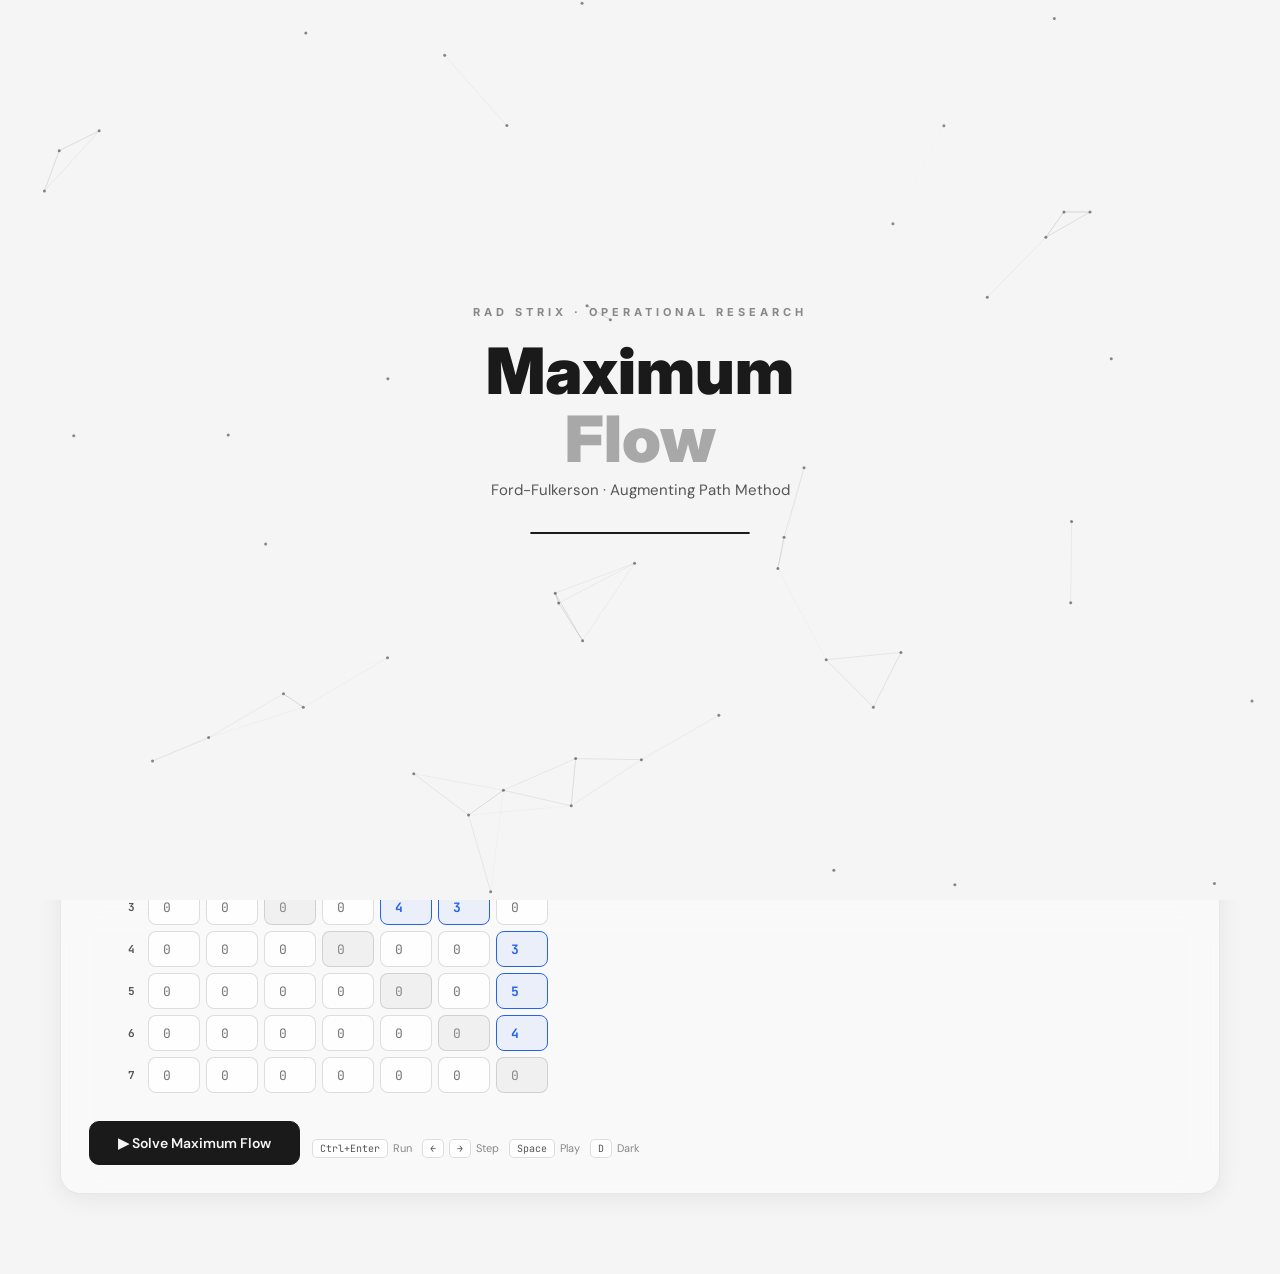
<file: week3.html>
<!DOCTYPE html>
<html lang="en" data-theme="light">
<head>
<meta charset="UTF-8"/>
<meta name="viewport" content="width=device-width,initial-scale=1.0"/>
<title>Week 3 — Maximum Flow · RAD STRIX</title>
<link rel="preconnect" href="https://fonts.googleapis.com"/>
<link rel="preconnect" href="https://fonts.gstatic.com" crossorigin/>
<link href="https://fonts.googleapis.com/css2?family=DM+Sans:wght@300;400;500;600;700;800&family=JetBrains+Mono:wght@400;500;600;700&family=Inter:wght@400;600;700;800;900&display=swap" rel="stylesheet"/>
<style>
/* ============================================================
   CSS VARIABLES — LIGHT / DARK
============================================================ */
:root{
  --bg:#f5f5f5;--surface:rgba(255,255,255,.45);--surface2:rgba(255,255,255,.7);
  --border:rgba(0,0,0,.08);--border2:rgba(0,0,0,.13);
  --text:#1a1a1a;--text2:#555;--text3:#888;
  --accent:#1a1a1a;--accent2:#444;
  --btn-bg:rgba(255,255,255,.6);--btn-hover:rgba(0,0,0,.06);
  --input-bg:rgba(255,255,255,.8);--input-border:rgba(0,0,0,.13);
  --shadow:0 4px 24px rgba(0,0,0,.07);--shadow2:0 8px 40px rgba(0,0,0,.10);
  --card-blur:blur(18px);
  --plexus-color:rgba(26,26,26,ALPHA);
  --success:#16a34a;--error:#dc2626;--warn:#d97706;--info:#2563eb;
  --flow-color:#2563eb;--residual-color:#dc2626;--path-color:#16a34a;
}
[data-theme="dark"]{
  --bg:#0f0f0f;--surface:rgba(22,22,22,.65);--surface2:rgba(30,30,30,.8);
  --border:rgba(255,255,255,.07);--border2:rgba(255,255,255,.13);
  --text:#f0f0f0;--text2:#aaa;--text3:#666;
  --accent:#f0f0f0;--accent2:#bbb;
  --btn-bg:rgba(255,255,255,.06);--btn-hover:rgba(255,255,255,.11);
  --input-bg:rgba(255,255,255,.05);--input-border:rgba(255,255,255,.12);
  --shadow:0 4px 24px rgba(0,0,0,.35);--shadow2:0 8px 40px rgba(0,0,0,.5);
  --plexus-color:rgba(255,255,255,ALPHA);
  --success:#22c55e;--error:#f87171;--warn:#fbbf24;--info:#60a5fa;
  --flow-color:#60a5fa;--residual-color:#f87171;--path-color:#22c55e;
}

/* ============================================================
   RESET & BASE
============================================================ */
*,*::before,*::after{box-sizing:border-box;margin:0;padding:0}
html{scroll-behavior:smooth}
body{
  font-family:'DM Sans',sans-serif;
  background:var(--bg);color:var(--text);
  min-height:100vh;overflow-x:hidden;
  transition:background .3s,color .3s;
  position:relative;
}
canvas#plexusBg{position:fixed;inset:0;z-index:0;pointer-events:none}
.wrap{position:relative;z-index:1;max-width:1200px;margin:0 auto;padding:0 20px}

/* ============================================================
   SPLASH
============================================================ */
#splash{
  position:fixed;inset:0;z-index:9999;
  background:var(--bg);display:flex;flex-direction:column;
  align-items:center;justify-content:center;gap:28px;
  transition:opacity .6s ease;
}
#splash canvas{position:absolute;inset:0;z-index:0}
.splash-inner{position:relative;z-index:1;text-align:center}
.splash-label{
  font-family:'Inter',sans-serif;font-size:11px;font-weight:700;
  letter-spacing:4px;text-transform:uppercase;
  color:var(--text3);margin-bottom:18px;
}
.splash-title{
  font-family:'Inter',sans-serif;font-size:clamp(32px,6vw,64px);
  font-weight:900;line-height:1.05;color:var(--text);
  margin-bottom:8px;
}
.splash-title span{opacity:.35}
.splash-sub{
  font-family:'DM Sans',sans-serif;font-size:15px;
  color:var(--text2);margin-bottom:32px;
}
.splash-bar-wrap{width:220px;height:2px;background:var(--border2);border-radius:99px;margin:0 auto 24px;overflow:hidden}
.splash-bar{height:100%;width:0;background:var(--text);border-radius:99px;animation:splashBarFill 3s ease forwards}
@keyframes splashBarFill{to{width:100%}}
.splash-inner{animation:splashFadeUp .8s ease both}
@keyframes splashFadeUp{from{opacity:0;transform:translateY(12px)}to{opacity:1;transform:translateY(0)}}
.splash-nav{
  display:flex;gap:12px;justify-content:center;margin-top:8px;
  opacity:0;pointer-events:none;transition:opacity .5s;
}
.splash-nav.show{opacity:1;pointer-events:auto}
.splash-nav a{
  font-family:'DM Sans',sans-serif;font-size:13px;font-weight:600;
  padding:9px 22px;border-radius:10px;text-decoration:none;
  border:1.5px solid var(--border2);color:var(--text);
  background:var(--btn-bg);backdrop-filter:var(--card-blur);
  transition:background .2s,transform .15s;
}
.splash-nav a:hover{background:var(--btn-hover);transform:translateY(-1px)}
.splash-nav a.active{background:var(--text);color:var(--bg)}

/* ============================================================
   TOP BAR
============================================================ */
#topBar{
  position:sticky;top:0;z-index:100;
  background:var(--surface);backdrop-filter:var(--card-blur);
  border-bottom:1px solid var(--border);
  padding:0 24px;height:52px;
  display:flex;align-items:center;justify-content:space-between;
}
.tb-brand{
  font-family:'Inter',sans-serif;font-size:13px;font-weight:800;
  letter-spacing:1.5px;text-transform:uppercase;color:var(--text);
  text-decoration:none;
}
.tb-center{
  font-family:'DM Sans',sans-serif;font-size:13px;
  color:var(--text3);font-weight:500;
}
.tb-right{display:flex;align-items:center;gap:10px}
.icon-btn{
  width:34px;height:34px;border-radius:9px;border:1px solid var(--border2);
  background:var(--btn-bg);cursor:pointer;display:flex;align-items:center;justify-content:center;
  color:var(--text);font-size:15px;transition:background .2s,transform .15s;
}
.icon-btn:hover{background:var(--btn-hover);transform:translateY(-1px)}
.online-dot{
  display:flex;align-items:center;gap:6px;
  font-family:'JetBrains Mono',monospace;font-size:11px;color:var(--text3);
}
.online-dot::before{
  content:'';width:6px;height:6px;border-radius:50%;
  background:var(--success);box-shadow:0 0 6px var(--success);
  animation:pulse 2s infinite;
}
@keyframes pulse{0%,100%{opacity:1}50%{opacity:.4}}

/* ============================================================
   HERO
============================================================ */
.hero{padding:64px 0 40px;text-align:center}
.hero-badge{
  display:inline-flex;align-items:center;gap:8px;
  font-family:'JetBrains Mono',monospace;font-size:11px;font-weight:600;
  letter-spacing:2px;text-transform:uppercase;
  color:var(--text3);border:1px solid var(--border2);
  padding:6px 16px;border-radius:99px;margin-bottom:24px;
  background:var(--surface);backdrop-filter:var(--card-blur);
}
.hero-badge .dot{width:6px;height:6px;border-radius:50%;background:var(--flow-color)}
.hero h1{
  font-family:'Inter',sans-serif;font-size:clamp(28px,5vw,56px);
  font-weight:900;line-height:1.08;color:var(--text);margin-bottom:14px;
}
.hero h1 .dim{opacity:.3}
.hero p{
  font-size:16px;color:var(--text2);max-width:540px;
  margin:0 auto 32px;line-height:1.65;
}
.hero-chips{display:flex;gap:8px;justify-content:center;flex-wrap:wrap}
.chip{
  font-family:'JetBrains Mono',monospace;font-size:11px;font-weight:600;
  padding:5px 13px;border-radius:99px;
  border:1px solid var(--border2);color:var(--text2);
  background:var(--surface);backdrop-filter:var(--card-blur);
}

/* ============================================================
   SECTION CARD
============================================================ */
.section-card{
  background:var(--surface);backdrop-filter:var(--card-blur);
  border:1px solid var(--border);border-radius:20px;
  padding:28px;margin-bottom:20px;
  box-shadow:var(--shadow);
}
.section-title{
  font-family:'Inter',sans-serif;font-size:13px;font-weight:800;
  letter-spacing:1.5px;text-transform:uppercase;color:var(--text);
  margin-bottom:20px;display:flex;align-items:center;gap:10px;
}
.section-title .badge{
  font-size:10px;padding:3px 9px;border-radius:99px;
  background:var(--btn-bg);border:1px solid var(--border2);
  color:var(--text3);font-weight:600;letter-spacing:1px;
}

/* ============================================================
   INPUT CONTROLS
============================================================ */
.ctrl-row{display:flex;gap:10px;flex-wrap:wrap;align-items:center;margin-bottom:14px}
label.lbl{
  font-size:12px;font-weight:600;color:var(--text2);
  margin-bottom:4px;display:block;letter-spacing:.5px;
}
input[type=number],input[type=text],select{
  font-family:'JetBrains Mono',monospace;font-size:13px;
  background:var(--input-bg);border:1px solid var(--input-border);
  color:var(--text);border-radius:10px;padding:8px 12px;
  outline:none;transition:border-color .2s;
  -webkit-appearance:none;
}
input[type=number]:focus,input[type=text]:focus,select:focus{border-color:var(--text)}
select option{background:var(--bg);color:var(--text)}
.btn{
  font-family:'DM Sans',sans-serif;font-size:13px;font-weight:600;
  padding:9px 18px;border-radius:10px;border:1px solid var(--border2);
  background:var(--btn-bg);color:var(--text);cursor:pointer;
  transition:background .2s,transform .15s,box-shadow .2s;
  display:inline-flex;align-items:center;gap:7px;white-space:nowrap;
}
.btn:hover{background:var(--btn-hover);transform:translateY(-1px)}
.btn.primary{background:var(--text);color:var(--bg);border-color:var(--text)}
.btn.primary:hover{opacity:.88}
.btn.danger{background:rgba(220,38,38,.1);border-color:rgba(220,38,38,.3);color:var(--error)}
.btn.success{background:rgba(22,163,74,.1);border-color:rgba(22,163,74,.3);color:var(--success)}
.btn.small{font-size:11px;padding:6px 12px;border-radius:8px}

/* ============================================================
   MATRIX TABLE
============================================================ */
.matrix-scroll{overflow-x:auto;margin-top:8px}
.matrix-wrap{display:inline-block;min-width:100%}
.matrix-table{
  border-collapse:collapse;font-family:'JetBrains Mono',monospace;
  font-size:13px;
}
.matrix-table th{
  padding:6px 4px;text-align:center;font-weight:700;
  color:var(--text2);font-size:11px;letter-spacing:.5px;
  min-width:56px;
}
.matrix-table th.row-header{
  text-align:right;padding-right:10px;color:var(--text2);
  font-size:11px;white-space:nowrap;
}
.matrix-table td{padding:3px}
.matrix-table td input{
  width:52px;height:36px;text-align:center;
  border-radius:8px;font-size:13px;padding:0 4px;
}
.matrix-table td input.diagonal{
  background:rgba(0,0,0,.04);
  color:var(--text3);pointer-events:none;
}
[data-theme="dark"] .matrix-table td input.diagonal{background:rgba(255,255,255,.04)}
.matrix-table td input.has-val{
  border-color:var(--flow-color);
  background:rgba(37,99,235,.07);
  color:var(--flow-color);font-weight:700;
}

/* ============================================================
   PRESET BUTTONS
============================================================ */
.preset-row{display:flex;gap:8px;flex-wrap:wrap;margin-bottom:16px}
.preset-btn{
  font-family:'JetBrains Mono',monospace;font-size:11px;font-weight:600;
  padding:6px 14px;border-radius:8px;border:1px solid var(--border2);
  background:var(--btn-bg);color:var(--text2);cursor:pointer;
  transition:background .2s,border-color .2s,color .2s;
}
.preset-btn:hover{background:var(--btn-hover);border-color:var(--text);color:var(--text)}

/* ============================================================
   CANVAS VIZ
============================================================ */
.canvas-wrap{
  position:relative;border-radius:14px;overflow:hidden;
  border:1px solid var(--border2);background:var(--surface2);
}
#flowCanvas{display:block;width:100%;cursor:grab}
#flowCanvas:active{cursor:grabbing}
.canvas-controls{
  position:absolute;bottom:12px;right:12px;
  display:flex;gap:6px;
}
.canvas-controls .icon-btn{
  width:30px;height:30px;font-size:13px;
  background:var(--surface);backdrop-filter:var(--card-blur);
}
.canvas-legend{
  position:absolute;top:12px;left:12px;
  background:var(--surface);backdrop-filter:var(--card-blur);
  border:1px solid var(--border);border-radius:10px;
  padding:10px 14px;font-size:11px;
}
.legend-item{display:flex;align-items:center;gap:8px;margin-bottom:5px;color:var(--text2)}
.legend-item:last-child{margin-bottom:0}
.legend-line{width:24px;height:2.5px;border-radius:99px}
.legend-dot{width:10px;height:10px;border-radius:50%}

/* ============================================================
   ITER CONTROLS
============================================================ */
.iter-controls{
  display:flex;align-items:center;gap:8px;flex-wrap:wrap;
  padding:14px 0 8px;
}
.iter-controls .icon-btn{width:36px;height:36px;font-size:16px}
.iter-speed{
  font-family:'JetBrains Mono',monospace;font-size:11px;
  background:var(--btn-bg);border:1px solid var(--border2);
  color:var(--text);border-radius:8px;padding:6px 10px;cursor:pointer;
  outline:none;
}
.iter-badge{
  font-family:'JetBrains Mono',monospace;font-size:12px;font-weight:700;
  color:var(--text2);margin-left:auto;
  padding:6px 14px;border-radius:8px;
  background:var(--surface2);border:1px solid var(--border);
}

/* ============================================================
   TABS
============================================================ */
.tabs{display:flex;gap:4px;margin-bottom:20px;border-bottom:1px solid var(--border)}
.tab{
  font-family:'DM Sans',sans-serif;font-size:13px;font-weight:600;
  padding:10px 18px;border-radius:10px 10px 0 0;border:none;
  background:transparent;color:var(--text3);cursor:pointer;
  transition:color .2s,background .2s;border-bottom:2px solid transparent;
  margin-bottom:-1px;
}
.tab:hover{color:var(--text);background:var(--btn-hover)}
.tab.active{color:var(--text);border-bottom-color:var(--text)}
.tab-pane{display:none}
.tab-pane.active{display:block}

/* ============================================================
   STEPS LIST
============================================================ */
.steps-list{display:flex;flex-direction:column;gap:8px;max-height:480px;overflow-y:auto;padding-right:4px}
.step-item{
  padding:12px 16px;border-radius:12px;border:1px solid var(--border);
  background:var(--surface2);cursor:pointer;transition:border-color .2s,background .2s;
  display:flex;gap:12px;align-items:flex-start;
}
.step-item:hover{border-color:var(--border2);background:var(--btn-hover)}
.step-item.active{border-color:var(--flow-color);background:rgba(37,99,235,.06)}
[data-theme="dark"] .step-item.active{background:rgba(96,165,250,.08)}
.step-num{
  font-family:'JetBrains Mono',monospace;font-size:10px;font-weight:700;
  min-width:28px;height:28px;border-radius:8px;
  display:flex;align-items:center;justify-content:center;
  background:var(--btn-bg);border:1px solid var(--border2);color:var(--text3);
  flex-shrink:0;
}
.step-item.active .step-num{background:var(--flow-color);color:#fff;border-color:var(--flow-color)}
.step-content{}
.step-title{font-size:13px;font-weight:700;color:var(--text);margin-bottom:3px}
.step-desc{font-size:12px;color:var(--text2);line-height:1.5}
.step-changes{display:flex;flex-wrap:wrap;gap:4px;margin-top:6px}
.change-tag{
  font-family:'JetBrains Mono',monospace;font-size:10px;font-weight:600;
  padding:2px 8px;border-radius:6px;
  background:rgba(37,99,235,.08);border:1px solid rgba(37,99,235,.2);
  color:var(--flow-color);
}
.change-tag.red{background:rgba(220,38,38,.08);border-color:rgba(220,38,38,.2);color:var(--error)}
.change-tag.green{background:rgba(22,163,74,.08);border-color:rgba(22,163,74,.2);color:var(--success)}

/* ============================================================
   CAPACITY TABLE
============================================================ */
.cap-table-wrap{overflow-x:auto}
.cap-table{
  width:100%;border-collapse:collapse;
  font-family:'JetBrains Mono',monospace;font-size:12px;
}
.cap-table th{
  padding:9px 12px;text-align:left;font-size:11px;font-weight:700;
  letter-spacing:.5px;text-transform:uppercase;
  color:var(--text3);border-bottom:1px solid var(--border2);
}
.cap-table td{
  padding:9px 12px;border-bottom:1px solid var(--border);color:var(--text2);
}
.cap-table tr:last-child td{border-bottom:none}
.cap-table tr:hover td{background:var(--btn-hover)}
.cap-table .val{color:var(--text);font-weight:700}
.cap-table .val.flow{color:var(--flow-color)}
.cap-table .val.residual{color:var(--error)}
.cap-table .val.path{color:var(--success)}
.cap-table .val.zero{color:var(--text3);font-weight:400}

/* ============================================================
   ANALYSIS / RESULT
============================================================ */
.result-grid{display:grid;grid-template-columns:repeat(auto-fit,minmax(180px,1fr));gap:12px;margin-bottom:20px}
.result-card{
  padding:18px 20px;border-radius:14px;border:1px solid var(--border);
  background:var(--surface2);text-align:center;
}
.result-card .rc-label{font-size:11px;font-weight:600;color:var(--text3);letter-spacing:.5px;text-transform:uppercase;margin-bottom:8px}
.result-card .rc-val{
  font-family:'JetBrains Mono',monospace;font-size:28px;font-weight:700;
  color:var(--text);
}
.result-card .rc-val.blue{color:var(--flow-color)}
.result-card .rc-val.green{color:var(--success)}
.result-card .rc-sub{font-size:11px;color:var(--text3);margin-top:4px}

.analysis-block{margin-bottom:16px}
.analysis-block h4{font-size:13px;font-weight:700;color:var(--text);margin-bottom:10px}
.analysis-block p{font-size:13px;color:var(--text2);line-height:1.7}
.analysis-list{list-style:none;display:flex;flex-direction:column;gap:6px}
.analysis-list li{
  font-size:13px;color:var(--text2);padding:8px 12px;
  border-radius:8px;border:1px solid var(--border);
  background:var(--surface2);display:flex;align-items:center;gap:8px;
}
.analysis-list li::before{
  content:'→';font-family:'JetBrains Mono',monospace;
  font-size:12px;color:var(--flow-color);flex-shrink:0;
}

/* ============================================================
   DETAIL PANEL
============================================================ */
.detail-panel{display:grid;grid-template-columns:1fr 1fr;gap:12px}
.detail-block{
  padding:16px;border-radius:12px;border:1px solid var(--border);
  background:var(--surface2);
}
.detail-block h4{font-size:11px;font-weight:700;letter-spacing:1px;text-transform:uppercase;color:var(--text3);margin-bottom:10px}
.detail-list{display:flex;flex-direction:column;gap:4px}
.detail-list .di{
  display:flex;align-items:center;justify-content:space-between;
  font-size:12px;padding:5px 8px;border-radius:6px;
}
.detail-list .di:hover{background:var(--btn-hover)}
.detail-list .di .dk{color:var(--text2)}
.detail-list .di .dv{
  font-family:'JetBrains Mono',monospace;font-weight:700;font-size:12px;color:var(--text);
}
.detail-list .di .dv.blue{color:var(--flow-color)}
.detail-list .di .dv.green{color:var(--success)}
.detail-list .di .dv.red{color:var(--error)}

/* ============================================================
   PATH DISPLAY
============================================================ */
.path-display{
  display:flex;align-items:center;gap:4px;flex-wrap:wrap;
  padding:12px 16px;border-radius:10px;
  background:rgba(22,163,74,.07);border:1px solid rgba(22,163,74,.2);
  margin-bottom:12px;
}
.path-node{
  font-family:'JetBrains Mono',monospace;font-size:13px;font-weight:700;
  color:var(--success);
}
.path-arrow{color:var(--text3);font-size:12px}
.path-cap{
  font-family:'JetBrains Mono',monospace;font-size:11px;
  color:var(--text3);
}

/* ============================================================
   FLOW SUMMARY TABLE
============================================================ */
.flow-summary{
  padding:14px 16px;border-radius:12px;
  background:rgba(37,99,235,.06);border:1px solid rgba(37,99,235,.18);
  margin-top:14px;
}
.flow-summary .fs-title{
  font-size:11px;font-weight:700;letter-spacing:1px;text-transform:uppercase;
  color:var(--flow-color);margin-bottom:10px;
}
.flow-summary-grid{display:grid;grid-template-columns:repeat(auto-fit,minmax(140px,1fr));gap:8px}
.fsgi{text-align:center}
.fsgi .fsgi-label{font-size:10px;color:var(--text3);margin-bottom:3px;font-weight:600}
.fsgi .fsgi-val{font-family:'JetBrains Mono',monospace;font-size:18px;font-weight:700;color:var(--flow-color)}

/* ============================================================
   EDGE LIST INPUT
============================================================ */
.edge-list-wrap{
  display:flex;flex-direction:column;gap:6px;
  max-height:280px;overflow-y:auto;padding-right:4px;
  margin-bottom:10px;
}
.edge-row{
  display:flex;gap:6px;align-items:center;
  padding:8px 10px;border-radius:10px;border:1px solid var(--border);
  background:var(--surface2);
}
.edge-row input{width:60px;text-align:center}
.edge-row .edge-sep{color:var(--text3);font-size:12px;font-weight:600}
.edge-row .btn.danger{padding:5px 10px;font-size:12px}

/* ============================================================
   INPUT MODE TABS
============================================================ */
.input-mode{display:flex;gap:6px;margin-bottom:16px}
.mode-btn{
  font-family:'JetBrains Mono',monospace;font-size:11px;font-weight:600;
  padding:7px 16px;border-radius:8px;border:1px solid var(--border2);
  background:var(--btn-bg);color:var(--text3);cursor:pointer;
  transition:all .2s;
}
.mode-btn.active{
  background:var(--text);color:var(--bg);border-color:var(--text);
}

/* ============================================================
   TOAST
============================================================ */
#toastWrap{position:fixed;bottom:24px;left:50%;transform:translateX(-50%);z-index:9998;display:flex;flex-direction:column;gap:8px;align-items:center;pointer-events:none}
.toast{
  font-family:'DM Sans',sans-serif;font-size:13px;font-weight:600;
  padding:10px 20px;border-radius:12px;color:#fff;pointer-events:none;
  animation:toastIn .3s ease;white-space:nowrap;
  backdrop-filter:blur(12px);
}
.toast.success{background:rgba(22,163,74,.92)}
.toast.error{background:rgba(220,38,38,.92)}
.toast.info{background:rgba(37,99,235,.92)}
@keyframes toastIn{from{opacity:0;transform:translateY(10px)}to{opacity:1;transform:translateY(0)}}

/* ============================================================
   WATERMARK
============================================================ */
#watermark{
  position:fixed;bottom:14px;right:18px;z-index:9990;
  font-family:'JetBrains Mono',monospace;font-size:10px;font-weight:700;
  letter-spacing:3px;text-transform:uppercase;color:var(--text3);opacity:.35;
  pointer-events:none;
}

/* ============================================================
   KEYBOARD HINTS
============================================================ */
.kb-hints{
  display:flex;gap:10px;flex-wrap:wrap;margin-top:10px;
}
.kb{
  display:inline-flex;align-items:center;gap:5px;
  font-size:11px;color:var(--text3);
}
.kb kbd{
  font-family:'JetBrains Mono',monospace;font-size:10px;
  padding:2px 7px;border-radius:5px;
  background:var(--surface2);border:1px solid var(--border2);
  color:var(--text2);
}

/* ============================================================
   SCROLLBAR
============================================================ */
::-webkit-scrollbar{width:5px;height:5px}
::-webkit-scrollbar-track{background:transparent}
::-webkit-scrollbar-thumb{background:var(--border2);border-radius:99px}

/* ============================================================
   HIDDEN
============================================================ */
.hidden{display:none!important}

/* ============================================================
   RESPONSIVE
============================================================ */
@media(max-width:768px){
  .detail-panel{grid-template-columns:1fr}
  .result-grid{grid-template-columns:1fr 1fr}
  .iter-controls{gap:5px}
  .section-card{padding:18px}
  #topBar{padding:0 14px}
  .wrap{padding:0 14px}
}
</style>
</head>
<body>

<!-- ============================================================
     SPLASH
============================================================ -->
<div id="splash">
  <canvas id="splashCanvas"></canvas>
  <div class="splash-inner">
    <div class="splash-label">RAD STRIX · Operational Research</div>
    <div class="splash-title">Maximum<br/><span>Flow</span></div>
    <div class="splash-sub">Ford-Fulkerson · Augmenting Path Method</div>
    <div class="splash-bar-wrap"><div class="splash-bar"></div></div>
    <div class="splash-nav" id="splashNav">
      <a href="index.html">Week 1</a>
      <a href="week2.html">Week 2</a>
      <a href="week3.html" class="active">Week 3</a>
    </div>
  </div>
</div>

<!-- PLEXUS BG -->
<canvas id="plexusBg"></canvas>

<!-- TOAST -->
<div id="toastWrap"></div>

<!-- WATERMARK -->
<div id="watermark">RAD STRIX</div>

<!-- ============================================================
     TOP BAR
============================================================ -->
<div id="topBar">
  <a class="tb-brand" href="#">RAD STRIX</a>
  <div class="tb-center">Week 3 — Maximum Flow</div>
  <div class="tb-right">
    <div class="online-dot" id="onlineCnt">247</div>
    <button class="icon-btn" id="darkBtn" title="Toggle Dark Mode (D)">🌙</button>
    <button class="icon-btn" id="shareBtn" title="Share URL">🔗</button>
    <button class="icon-btn" id="pdfBtn" title="Export PDF (Ctrl+P)">📄</button>
  </div>
</div>

<!-- ============================================================
     MAIN CONTENT
============================================================ -->
<div class="wrap">

  <!-- HERO -->
  <div class="hero">
    <div class="hero-badge"><span class="dot"></span>Network Optimization</div>
    <h1>Maximum Flow<br/><span class="dim">Problem Solver</span></h1>
    <p>Temukan aliran maksimum dari source ke sink menggunakan metode Ford-Fulkerson dengan augmenting path. Visualisasikan setiap iterasi secara interaktif.</p>
    <div class="hero-chips">
      <span class="chip">Ford-Fulkerson</span>
      <span class="chip">Augmenting Path</span>
      <span class="chip">Residual Graph</span>
      <span class="chip">Step-by-Step</span>
    </div>
  </div>

  <!-- ============================================================
       SECTION 1 — INPUT METHOD
  ============================================================ -->
  <div class="section-card">
    <div class="section-title">01 <span class="badge">INPUT</span> Graph Configuration</div>

    <!-- INPUT MODE -->
    <div class="input-mode">
      <button class="mode-btn active" id="modeMatrix" onclick="setInputMode('matrix')">Matrix</button>
      <button class="mode-btn" id="modeEdge" onclick="setInputMode('edge')">Edge List</button>
    </div>

    <!-- PRESETS -->
    <div class="preset-row" id="presetRow">
      <span style="font-size:11px;color:var(--text3);font-weight:600;align-self:center;letter-spacing:.5px;">PRESET:</span>
      <button class="preset-btn" onclick="loadPreset('pdf')">📖 PDF Example</button>
      <button class="preset-btn" onclick="loadPreset('simple')">Simple (4 nodes)</button>
      <button class="preset-btn" onclick="loadPreset('medium')">Medium (6 nodes)</button>
      <button class="preset-btn" onclick="loadPreset('complex')">Complex (8 nodes)</button>
    </div>

    <!-- GRAPH SETTINGS -->
    <div class="ctrl-row">
      <div>
        <label class="lbl">NODES</label>
        <input type="number" id="nodeCount" value="7" min="2" max="12" style="width:80px" oninput="resizeMatrix()"/>
      </div>
      <div>
        <label class="lbl">LABELS (comma)</label>
        <input type="text" id="nodeLabels" value="1,2,3,4,5,6,7" style="width:200px" oninput="updateLabels()"/>
      </div>
      <div>
        <label class="lbl">SOURCE</label>
        <select id="srcSel" style="width:80px"></select>
      </div>
      <div>
        <label class="lbl">SINK</label>
        <select id="snkSel" style="width:80px"></select>
      </div>
    </div>

    <!-- MATRIX MODE -->
    <div id="matrixMode">
      <div class="ctrl-row">
        <button class="btn small" onclick="randomFill()">🎲 Random</button>
        <button class="btn small danger" onclick="clearMatrix()">✕ Clear</button>
        <button class="btn small" onclick="importJSON()">📂 Import JSON</button>
        <button class="btn small" onclick="exportJSON()">💾 Export JSON</button>
      </div>
      <p style="font-size:12px;color:var(--text3);margin-bottom:10px;">
        Isi kapasitas arc (capacity). Diagonal = 0 (disabled). Kosong/0 = tidak ada arc.
      </p>
      <div class="matrix-scroll">
        <div class="matrix-wrap" id="matrixWrap"></div>
      </div>
    </div>

    <!-- EDGE LIST MODE -->
    <div id="edgeMode" class="hidden">
      <div class="ctrl-row">
        <button class="btn small success" onclick="addEdgeRow()">＋ Add Edge</button>
        <button class="btn small" onclick="edgeListToMatrix()">🔄 Convert to Matrix</button>
        <button class="btn small danger" onclick="clearEdges()">✕ Clear All</button>
      </div>
      <p style="font-size:12px;color:var(--text3);margin-bottom:10px;">
        Format: From → To dengan kapasitas. Node menggunakan angka sesuai label.
      </p>
      <div class="edge-list-wrap" id="edgeListWrap"></div>
      <button class="btn small success" onclick="addEdgeRow()">＋ Add Edge</button>
    </div>

    <!-- RUN -->
    <div style="margin-top:20px;display:flex;align-items:center;gap:12px;flex-wrap:wrap">
      <button class="btn primary" id="runBtn" onclick="runMaxFlow()" style="font-size:14px;padding:12px 28px">
        ▶ Solve Maximum Flow
      </button>
      <div class="kb-hints">
        <div class="kb"><kbd>Ctrl+Enter</kbd> Run</div>
        <div class="kb"><kbd>←</kbd><kbd>→</kbd> Step</div>
        <div class="kb"><kbd>Space</kbd> Play</div>
        <div class="kb"><kbd>D</kbd> Dark</div>
      </div>
    </div>
  </div>

  <!-- ============================================================
       SECTION 2 — VISUALIZATION
  ============================================================ -->
  <div class="section-card" id="vizSection" style="display:none">
    <div class="section-title">02 <span class="badge">VISUALIZATION</span> Network Graph</div>

    <div class="canvas-wrap" style="height:500px">
      <canvas id="flowCanvas"></canvas>
      <div class="canvas-legend">
        <div class="legend-item"><div class="legend-line" style="background:var(--text)"></div><span>Original Arc</span></div>
        <div class="legend-item"><div class="legend-line" style="background:var(--path-color)"></div><span>Augmenting Path</span></div>
        <div class="legend-item"><div class="legend-line" style="background:var(--residual-color);opacity:.6"></div><span>Residual Arc</span></div>
        <div class="legend-item"><div class="legend-dot" style="background:var(--flow-color)"></div><span>Source/Sink</span></div>
        <div class="legend-item"><div class="legend-dot" style="background:var(--path-color)"></div><span>Path Node</span></div>
      </div>
      <div class="canvas-controls">
        <button class="icon-btn" onclick="zoomIn()" title="Zoom In">＋</button>
        <button class="icon-btn" onclick="zoomOut()" title="Zoom Out">－</button>
        <button class="icon-btn" onclick="resetZoom()" title="Reset">⟳</button>
        <button class="icon-btn" onclick="relayout()" title="Relayout">⬡</button>
      </div>
    </div>

    <!-- PATH DISPLAY -->
    <div id="pathDisplay" style="margin-top:12px"></div>

    <!-- ITER CONTROLS -->
    <div class="iter-controls">
      <button class="icon-btn" onclick="iterGo(0)" title="First (Home)">⏮</button>
      <button class="icon-btn" onclick="iterGo(curIter-1)" title="Prev (←)">◀</button>
      <button class="icon-btn" id="playBtn" onclick="togglePlay()" title="Play (Space)">▶</button>
      <button class="icon-btn" onclick="iterGo(curIter+1)" title="Next (→)">▶</button>
      <button class="icon-btn" onclick="iterGo(iterStates.length-1)" title="Last (End)">⏭</button>
      <select class="iter-speed" id="speedSel" onchange="changeSpeed()">
        <option value="2000">0.5×</option>
        <option value="1000" selected>1×</option>
        <option value="500">2×</option>
        <option value="250">4×</option>
      </select>
      <div class="iter-badge" id="iterBadge">Step 0 / 0</div>
    </div>
  </div>

  <!-- ============================================================
       SECTION 3 — RESULTS
  ============================================================ -->
  <div class="section-card" id="resultSection" style="display:none">
    <div class="section-title">03 <span class="badge">RESULTS</span> Analysis & Solution</div>

    <!-- RESULT SUMMARY -->
    <div class="result-grid" id="resultGrid"></div>

    <!-- TABS -->
    <div class="tabs">
      <button class="tab active" onclick="switchTab('steps')">Steps</button>
      <button class="tab" onclick="switchTab('table')">Capacity Table</button>
      <button class="tab" onclick="switchTab('detail')">Detail</button>
      <button class="tab" onclick="switchTab('analysis')">Analysis</button>
    </div>

    <div class="tab-pane active" id="tab-steps">
      <div class="steps-list" id="stepsList"></div>
    </div>
    <div class="tab-pane" id="tab-table">
      <div class="cap-table-wrap" id="capTableWrap"></div>
    </div>
    <div class="tab-pane" id="tab-detail">
      <div class="detail-panel" id="detailPanel"></div>
    </div>
    <div class="tab-pane" id="tab-analysis">
      <div id="analysisContent"></div>
    </div>
  </div>

  <div style="height:60px"></div>
</div><!-- /wrap -->

<!-- HIDDEN FILE INPUT -->
<input type="file" id="fileInput" accept=".json" style="display:none" onchange="handleImport(event)"/>

<script>
/* ============================================================
   GLOBAL STATE
============================================================ */
let N = 7;
let labels = ['1','2','3','4','5','6','7'];
let cap = []; // original capacity matrix
let iterStates = [];
let curIter = 0;
let playTimer = null;
let playSpeed = 1000;
let sc = 1, tx = 0, ty = 0;
let isDragging = false, lastMx, lastMy;
let nodePos = [];
let inputMode = 'matrix';

// Canvas
let cv, ctx, dpr;

/* ============================================================
   PLEXUS BACKGROUND
============================================================ */
(function(){
  const c = document.getElementById('plexusBg');
  const x = c.getContext('2d');
  let W,H,pts=[];
  function init(){
    dpr = window.devicePixelRatio||1;
    W = window.innerWidth; H = window.innerHeight;
    c.width=W*dpr; c.height=H*dpr;
    c.style.width=W+'px'; c.style.height=H+'px';
    x.scale(dpr,dpr);
    pts=[];
    for(let i=0;i<70;i++) pts.push({
      x:Math.random()*W,y:Math.random()*H,
      vx:(Math.random()-.5)*.4,vy:(Math.random()-.5)*.4,
      r:Math.random()*1.5+.5
    });
  }
  function draw(){
    x.clearRect(0,0,W,H);
    const dark = document.documentElement.dataset.theme==='dark';
    const base = dark?'255,255,255':'26,26,26';
    pts.forEach(p=>{
      p.x+=p.vx; p.y+=p.vy;
      if(p.x<0||p.x>W)p.vx*=-1;
      if(p.y<0||p.y>H)p.vy*=-1;
      x.beginPath();
      x.arc(p.x,p.y,p.r,0,Math.PI*2);
      x.fillStyle=`rgba(${base},.4)`;
      x.fill();
    });
    for(let i=0;i<pts.length;i++){
      for(let j=i+1;j<pts.length;j++){
        const dx=pts[i].x-pts[j].x,dy=pts[i].y-pts[j].y;
        const d=Math.sqrt(dx*dx+dy*dy);
        if(d<140){
          const a=(1-d/140)*.35;
          x.beginPath();
          x.moveTo(pts[i].x,pts[i].y);
          x.lineTo(pts[j].x,pts[j].y);
          x.strokeStyle=`rgba(${base},${a})`;
          x.lineWidth=.7;
          x.stroke();
        }
      }
    }
    requestAnimationFrame(draw);
  }
  window.addEventListener('resize',init);
  init(); draw();
})();

/* ============================================================
   SPLASH
============================================================ */
(function(){
  const c = document.getElementById('splashCanvas');
  const x = c.getContext('2d');
  let W,H,pts=[];
  function init(){
    W=window.innerWidth;H=window.innerHeight;
    c.width=W;c.height=H;
    pts=[];
    for(let i=0;i<50;i++) pts.push({
      x:Math.random()*W,y:Math.random()*H,
      vx:(Math.random()-.5)*.5,vy:(Math.random()-.5)*.5
    });
  }
  function draw(){
    x.clearRect(0,0,W,H);
    const dark=document.documentElement.dataset.theme==='dark';
    const base=dark?'255,255,255':'26,26,26';
    pts.forEach(p=>{
      p.x+=p.vx;p.y+=p.vy;
      if(p.x<0||p.x>W)p.vx*=-1;
      if(p.y<0||p.y>H)p.vy*=-1;
      x.beginPath();x.arc(p.x,p.y,1.5,0,Math.PI*2);
      x.fillStyle=`rgba(${base},.5)`;x.fill();
    });
    for(let i=0;i<pts.length;i++)for(let j=i+1;j<pts.length;j++){
      const dx=pts[i].x-pts[j].x,dy=pts[i].y-pts[j].y,d=Math.sqrt(dx*dx+dy*dy);
      if(d<120){
        x.beginPath();x.moveTo(pts[i].x,pts[i].y);x.lineTo(pts[j].x,pts[j].y);
        x.strokeStyle=`rgba(${base},${(1-d/120)*.3})`;x.lineWidth=.6;x.stroke();
      }
    }
    requestAnimationFrame(draw);
  }
  window.addEventListener('resize',init);
  init();draw();
  setTimeout(()=>{
    document.getElementById('splashNav').classList.add('show');
  },3000);
  setTimeout(()=>{
    const s=document.getElementById('splash');
    s.style.opacity='0';
    s.style.pointerEvents='none';
    setTimeout(()=>s.remove(),600);
  },4200);
})();

/* ============================================================
   DARK MODE
============================================================ */
(function(){
  if(localStorage.getItem('gv-dark')==='1')
    document.documentElement.dataset.theme='dark';
})();
function toggleDark(){
  const html=document.documentElement;
  const dark=html.dataset.theme==='dark';
  html.dataset.theme=dark?'light':'dark';
  localStorage.setItem('gv-dark',dark?'0':'1');
  document.getElementById('darkBtn').textContent=dark?'🌙':'☀️';
  drawGraph();
}
document.getElementById('darkBtn').addEventListener('click',toggleDark);
if(document.documentElement.dataset.theme==='dark')
  document.getElementById('darkBtn').textContent='☀️';

/* ============================================================
   ONLINE COUNTER
============================================================ */
(function(){
  let base=180+Math.floor(Math.random()*120);
  function upd(){
    base+=Math.floor(Math.random()*7)-3;
    if(base<50)base=50;
    document.getElementById('onlineCnt').textContent=base;
  }
  setInterval(upd,8000);
})();

/* ============================================================
   TOAST
============================================================ */
function toast(msg,type='info'){
  const d=document.createElement('div');
  d.className=`toast ${type}`;
  d.textContent=msg;
  document.getElementById('toastWrap').appendChild(d);
  setTimeout(()=>{
    d.style.opacity='0';d.style.transition='opacity .3s';
    setTimeout(()=>d.remove(),300);
  },2500);
}

/* ============================================================
   INPUT MODE
============================================================ */
function setInputMode(mode){
  inputMode=mode;
  document.getElementById('modeMatrix').classList.toggle('active',mode==='matrix');
  document.getElementById('modeEdge').classList.toggle('active',mode==='edge');
  document.getElementById('matrixMode').classList.toggle('hidden',mode!=='matrix');
  document.getElementById('edgeMode').classList.toggle('hidden',mode!=='edge');
}

/* ============================================================
   MATRIX MANAGEMENT
============================================================ */
function getLabels(){
  return document.getElementById('nodeLabels').value
    .split(',').map(s=>s.trim()).filter(Boolean);
}
function resizeMatrix(){
  N=parseInt(document.getElementById('nodeCount').value)||2;
  if(N<2)N=2;if(N>12)N=12;
  document.getElementById('nodeCount').value=N;
  // resize cap
  let newCap=Array.from({length:N},(_,i)=>Array.from({length:N},(_,j)=>
    cap[i]&&cap[i][j]!==undefined?cap[i][j]:0
  ));
  cap=newCap;
  // auto labels
  let lbls=getLabels();
  while(lbls.length<N) lbls.push(String(lbls.length+1));
  lbls=lbls.slice(0,N);
  document.getElementById('nodeLabels').value=lbls.join(',');
  labels=lbls;
  buildMatrix();
  updateSelects();
}
function updateLabels(){
  labels=getLabels();
  while(labels.length<N) labels.push(String(labels.length+1));
  labels=labels.slice(0,N);
  buildMatrix();
  updateSelects();
}
function buildMatrix(){
  const wrap=document.getElementById('matrixWrap');
  let html='<table class="matrix-table"><thead><tr><th></th>';
  for(let j=0;j<N;j++) html+=`<th>${labels[j]||j+1}</th>`;
  html+='</tr></thead><tbody>';
  for(let i=0;i<N;i++){
    html+=`<tr><th class="row-header">${labels[i]||i+1}</th>`;
    for(let j=0;j<N;j++){
      const diag=i===j;
      const val=cap[i]?cap[i][j]||0:0;
      const hasCls=(!diag&&val>0)?'has-val':'';
      if(diag){
        html+=`<td><input type="number" class="diagonal" value="0" disabled/></td>`;
      } else {
        html+=`<td><input type="number" class="${hasCls}" value="${val||''}"
          min="0" placeholder="0"
          oninput="setCap(${i},${j},this.value);this.className=this.value>0?'has-val':''"
          /></td>`;
      }
    }
    html+='</tr>';
  }
  html+='</tbody></table>';
  wrap.innerHTML=html;
}
function setCap(i,j,v){
  if(!cap[i])cap[i]=[];
  cap[i][j]=parseFloat(v)||0;
}
function clearMatrix(){
  cap=Array.from({length:N},()=>Array(N).fill(0));
  buildMatrix();
  toast('Matrix cleared','info');
}
function randomFill(){
  cap=Array.from({length:N},()=>Array(N).fill(0));
  // Create a DAG-like structure (roughly forward edges for flow)
  for(let i=0;i<N;i++){
    for(let j=i+1;j<N;j++){
      if(Math.random()<0.5){
        cap[i][j]=Math.floor(Math.random()*15)+1;
      }
    }
  }
  buildMatrix();
  toast('Random capacities generated','success');
}
function updateSelects(){
  const s=document.getElementById('srcSel');
  const t=document.getElementById('snkSel');
  const sv=s.value,tv=t.value;
  s.innerHTML=labels.map((l,i)=>`<option value="${i}">${l}</option>`).join('');
  t.innerHTML=labels.map((l,i)=>`<option value="${i}">${l}</option>`).join('');
  s.value=sv||0;
  t.value=tv||(N-1);
  if(!t.value||t.value>=N) t.value=N-1;
}

/* ============================================================
   EDGE LIST
============================================================ */
function addEdgeRow(from='',to='',c=0){
  const wrap=document.getElementById('edgeListWrap');
  const div=document.createElement('div');
  div.className='edge-row';
  div.innerHTML=`
    <input type="text" value="${from}" placeholder="From" style="width:60px"/>
    <span class="edge-sep">→</span>
    <input type="text" value="${to}" placeholder="To" style="width:60px"/>
    <span class="edge-sep" style="margin-left:8px">cap:</span>
    <input type="number" value="${c||''}" placeholder="0" min="0" style="width:70px"/>
    <button class="btn danger small" onclick="this.parentElement.remove()">✕</button>
  `;
  wrap.appendChild(div);
}
function clearEdges(){
  document.getElementById('edgeListWrap').innerHTML='';
}
function edgeListToMatrix(){
  cap=Array.from({length:N},()=>Array(N).fill(0));
  const rows=document.querySelectorAll('#edgeListWrap .edge-row');
  rows.forEach(row=>{
    const inputs=row.querySelectorAll('input');
    const from=inputs[0].value.trim();
    const to=inputs[1].value.trim();
    const c=parseFloat(inputs[2].value)||0;
    const fi=labels.indexOf(from);
    const ti=labels.indexOf(to);
    if(fi>=0&&ti>=0&&c>0) cap[fi][ti]=c;
  });
  setInputMode('matrix');
  buildMatrix();
  toast('Edge list converted to matrix','success');
}
function matrixToEdgeList(){
  clearEdges();
  for(let i=0;i<N;i++)
    for(let j=0;j<N;j++)
      if(cap[i]&&cap[i][j]>0)
        addEdgeRow(labels[i],labels[j],cap[i][j]);
}

/* ============================================================
   PRESETS
============================================================ */
function loadPreset(name){
  const presets={
    pdf:{
      n:7,labels:['1','2','3','4','5','6','7'],
      cap:[
        [0,3,4,0,0,0,0],
        [0,0,0,4,2,0,0],
        [0,0,0,0,4,3,0],
        [0,0,0,0,0,0,3],
        [0,0,0,0,0,0,5],
        [0,0,0,0,0,0,4],
        [0,0,0,0,0,0,0]
      ]
    },
    simple:{
      n:4,labels:['S','A','B','T'],
      cap:[
        [0,10,10,0],
        [0,0,0,10],
        [0,0,0,10],
        [0,0,0,0]
      ]
    },
    medium:{
      n:6,labels:['S','A','B','C','D','T'],
      cap:[
        [0,16,13,0,0,0],
        [0,0,10,12,0,0],
        [0,4,0,0,14,0],
        [0,0,9,0,0,20],
        [0,0,0,7,0,4],
        [0,0,0,0,0,0]
      ]
    },
    complex:{
      n:8,labels:['S','A','B','C','D','E','F','T'],
      cap:[
        [0,10,8,0,0,0,0,0],
        [0,0,5,9,0,0,0,0],
        [0,0,0,0,10,7,0,0],
        [0,0,0,0,0,8,0,9],
        [0,0,0,0,0,0,8,0],
        [0,0,0,0,0,0,6,7],
        [0,0,0,0,0,0,0,10],
        [0,0,0,0,0,0,0,0]
      ]
    }
  };
  const p=presets[name];
  if(!p)return;
  N=p.n;
  labels=[...p.labels];
  cap=p.cap.map(r=>[...r]);
  document.getElementById('nodeCount').value=N;
  document.getElementById('nodeLabels').value=labels.join(',');
  buildMatrix();
  updateSelects();
  document.getElementById('snkSel').value=N-1;
  toast(`Preset "${name}" loaded`,'success');
}

/* ============================================================
   IMPORT / EXPORT
============================================================ */
function exportJSON(){
  const data={N,labels,cap,source:+document.getElementById('srcSel').value,sink:+document.getElementById('snkSel').value};
  const blob=new Blob([JSON.stringify(data,null,2)],{type:'application/json'});
  const a=document.createElement('a');
  a.href=URL.createObjectURL(blob);
  a.download='maxflow_graph.json';a.click();
  toast('Exported!','success');
}
function importJSON(){document.getElementById('fileInput').click()}
function handleImport(e){
  const f=e.target.files[0];if(!f)return;
  const r=new FileReader();
  r.onload=ev=>{
    try{
      const d=JSON.parse(ev.target.result);
      N=d.N||d.n||7;
      labels=d.labels||Array.from({length:N},(_,i)=>String(i+1));
      cap=d.cap||Array.from({length:N},()=>Array(N).fill(0));
      document.getElementById('nodeCount').value=N;
      document.getElementById('nodeLabels').value=labels.join(',');
      buildMatrix();updateSelects();
      if(d.source!==undefined)document.getElementById('srcSel').value=d.source;
      if(d.sink!==undefined)document.getElementById('snkSel').value=d.sink;
      toast('Imported!','success');
    }catch(err){toast('Invalid JSON','error')}
  };
  r.readAsText(f);
  e.target.value='';
}

/* ============================================================
   SHARE URL
============================================================ */
document.getElementById('shareBtn').addEventListener('click',()=>{
  const data={N,labels,cap,source:+document.getElementById('srcSel').value,sink:+document.getElementById('snkSel').value};
  const enc=btoa(JSON.stringify(data));
  const url=location.origin+location.pathname+'?g='+enc;
  navigator.clipboard.writeText(url).then(()=>toast('URL copied!','success')).catch(()=>toast('Copy failed','error'));
});
// Load from URL
(function(){
  const p=new URLSearchParams(location.search);
  const g=p.get('g');
  if(!g)return;
  try{
    const d=JSON.parse(atob(g));
    N=d.N||7;labels=d.labels||[];cap=d.cap||[];
    document.getElementById('nodeCount').value=N;
    document.getElementById('nodeLabels').value=labels.join(',');
    buildMatrix();updateSelects();
    if(d.source!==undefined)document.getElementById('srcSel').value=d.source;
    if(d.sink!==undefined)document.getElementById('snkSel').value=d.sink;
    toast('Graph loaded from URL','info');
  }catch(e){}
})();

/* ============================================================
   FORD-FULKERSON ALGORITHM
   3-step Augmenting Path (exactly as per PDF):
   1. Find augmenting path (source → sink)
   2. Find minimum capacity pf along path
   3. Update residual: forward -pf, backward +pf
============================================================ */
function bfs(res,src,snk,parent){
  const visited=new Array(N).fill(false);
  const queue=[src];
  visited[src]=true;
  while(queue.length){
    const u=queue.shift();
    for(let v=0;v<N;v++){
      if(!visited[v]&&res[u][v]>0){
        visited[v]=true;
        parent[v]=u;
        if(v===snk)return true;
        queue.push(v);
      }
    }
  }
  return false;
}

function runMaxFlow(){
  // Read current state
  labels=getLabels();
  while(labels.length<N)labels.push(String(labels.length+1));
  // Read cap from matrix
  const inputs=document.querySelectorAll('#matrixWrap input[type=number]:not(.diagonal)');
  inputs.forEach(inp=>{
    const td=inp.closest('td');
    const tr=td.closest('tr');
    const tbl=tr.closest('table');
    const rows=tbl.querySelectorAll('tbody tr');
    const i=Array.from(rows).indexOf(tr);
    const cells=tr.querySelectorAll('td');
    const j=Array.from(cells).indexOf(td);
    if(i>=0&&j>=0){
      if(!cap[i])cap[i]=[];
      cap[i][j]=parseFloat(inp.value)||0;
    }
  });

  const src=+document.getElementById('srcSel').value;
  const snk=+document.getElementById('snkSel').value;

  if(src===snk){toast('Source and Sink must be different','error');return}
  if(src>=N||snk>=N){toast('Invalid source or sink','error');return}

  // Deep copy residual graph
  let res=cap.map(r=>[...r]);
  // Ensure all entries exist
  for(let i=0;i<N;i++)
    for(let j=0;j<N;j++)
      if(!res[i])res[i]=[];
      else if(res[i][j]===undefined)res[i][j]=0;

  iterStates=[];
  let maxFlow=0;
  let iterNum=0;

  // Initial state
  iterStates.push({
    title:'Initial Network',
    subtitle:`Source: ${labels[src]}, Sink: ${labels[snk]}`,
    desc:'Initial capacity network. No flow has been sent yet.',
    res:res.map(r=>[...r]),
    cap:cap.map(r=>[...r]),
    path:[],
    pf:0,
    maxFlow:0,
    changes:[],
    hlEdges:[],
    hlNodes:[],
    pathNodes:[],
    isInitial:true
  });

  const parent=new Array(N);

  while(true){
    parent.fill(-1);
    const found=bfs(res,src,snk,parent);
    if(!found)break;

    // Reconstruct path
    const path=[];
    let v=snk;
    while(v!==src){
      const u=parent[v];
      path.unshift([u,v]);
      v=u;
    }

    // Find minimum capacity (pf)
    let pf=Infinity;
    path.forEach(([u,v])=>{pf=Math.min(pf,res[u][v])});

    // Record pre-update state
    const resBeforeUpdate=res.map(r=>[...r]);

    // Update residual capacities (Step 3)
    const changes=[];
    path.forEach(([u,v])=>{
      res[u][v]-=pf; // forward arc: reduce
      res[v][u]+=pf; // backward arc: increase
      changes.push({
        u,v,
        fwdBefore:resBeforeUpdate[u][v],
        fwdAfter:res[u][v],
        bwdBefore:resBeforeUpdate[v][u]-pf,
        bwdAfter:res[v][u],
        pf
      });
    });

    maxFlow+=pf;
    iterNum++;

    // Path node labels
    const pathNodes=[...new Set(path.flatMap(([u,v])=>[u,v]))];
    const pathNodeStr=path.map(([u,v],i)=>{
      const cap_val=resBeforeUpdate[u][v];
      return {from:u,to:v,cap:cap_val};
    });

    // Path string
    let pathStr=path.map(([u,v])=>labels[u]).join(' → ')+' → '+labels[snk];

    iterStates.push({
      title:`Iteration ${iterNum}`,
      subtitle:`Path: ${pathStr} | pf = ${pf}`,
      desc:`Found augmenting path from ${labels[src]} to ${labels[snk]}. Minimum capacity (pf) = ${pf}. Update all arcs along path.`,
      res:res.map(r=>[...r]),
      cap:cap.map(r=>[...r]),
      resBeforeUpdate,
      path,
      pathEdges:path,
      pathNodes,
      pathNodeStr,
      pf,
      maxFlow,
      changes,
      hlEdges:path,
      hlNodes:pathNodes,
      iterNum
    });
  }

  // Final state
  iterStates.push({
    title:'Optimal Solution',
    subtitle:`Maximum Flow = ${maxFlow}`,
    desc:`No more augmenting paths from ${labels[src]} to ${labels[snk]}. Maximum flow = ${maxFlow}.`,
    res:res.map(r=>[...r]),
    cap:cap.map(r=>[...r]),
    path:[],
    pf:0,
    maxFlow,
    changes:[],
    hlEdges:[],
    hlNodes:[src,snk],
    pathNodes:[],
    isFinal:true
  });

  // Layout nodes
  initNodePositions();

  // Show sections
  document.getElementById('vizSection').style.display='';
  document.getElementById('resultSection').style.display='';
  document.getElementById('vizSection').scrollIntoView({behavior:'smooth'});

  // Init canvas
  initCanvas();

  // Build results
  buildResultGrid(maxFlow,src,snk,iterNum);
  buildStepsList();
  buildCapTable();
  buildDetailPanel(src,snk);
  buildAnalysis(maxFlow,src,snk,iterNum,res);

  curIter=0;
  iterGo(0);
  toast(`Max Flow = ${maxFlow} found in ${iterNum} iteration(s)`,'success');
}

/* ============================================================
   NODE POSITIONS
============================================================ */
function initNodePositions(){
  const W=document.getElementById('flowCanvas').offsetWidth||700;
  const H=500;
  nodePos=[];
  // Circular layout with source left, sink right
  const src=+document.getElementById('srcSel').value;
  const snk=+document.getElementById('snkSel').value;
  const cx=W/2,cy=H/2,rx=(W/2)-80,ry=(H/2)-60;
  if(N===1){nodePos=[{x:cx,y:cy}];return}
  for(let i=0;i<N;i++){
    const angle=(2*Math.PI*i/N)-Math.PI/2;
    nodePos.push({x:cx+rx*Math.cos(angle),y:cy+ry*Math.sin(angle)});
  }
  // Force source to left, sink to right
  nodePos[src]={x:80,y:cy};
  nodePos[snk]={x:W-80,y:cy};
}
function relayout(){
  initNodePositions();
  drawGraph();
  toast('Layout refreshed','info');
}

/* ============================================================
   CANVAS INIT & EVENTS
============================================================ */
function initCanvas(){
  cv=document.getElementById('flowCanvas');
  ctx=cv.getContext('2d');
  dpr=window.devicePixelRatio||1;
  const W=cv.parentElement.offsetWidth;
  const H=500;
  cv.width=W*dpr;cv.height=H*dpr;
  cv.style.width=W+'px';cv.style.height=H+'px';
  ctx.scale(dpr,dpr);
  sc=1;tx=0;ty=0;

  cv.addEventListener('mousedown',e=>{isDragging=true;lastMx=e.clientX;lastMy=e.clientY;cv.style.cursor='grabbing'});
  cv.addEventListener('mousemove',e=>{
    if(!isDragging)return;
    tx+=e.clientX-lastMx;ty+=e.clientY-lastMy;
    lastMx=e.clientX;lastMy=e.clientY;
    drawGraph();
  });
  cv.addEventListener('mouseup',()=>{isDragging=false;cv.style.cursor='grab'});
  cv.addEventListener('wheel',e=>{
    e.preventDefault();
    const factor=e.deltaY<0?1.1:.91;
    sc=Math.max(.3,Math.min(sc*factor,4));
    drawGraph();
  },{passive:false});
}
function zoomIn(){sc=Math.min(sc*1.2,4);drawGraph()}
function zoomOut(){sc=Math.max(sc*.83,.3);drawGraph()}
function resetZoom(){sc=1;tx=0;ty=0;drawGraph()}

/* ============================================================
   DRAW GRAPH
============================================================ */
function drawGraph(){
  if(!cv||!ctx||!iterStates.length)return;
  const W=cv.width/dpr,H=cv.height/dpr;
  const state=iterStates[curIter];
  const res=state.res;
  const pathEdges=state.pathEdges||[];
  const pathNodes=state.pathNodes||[];
  const src=+document.getElementById('srcSel').value;
  const snk=+document.getElementById('snkSel').value;
  const dark=document.documentElement.dataset.theme==='dark';

  ctx.clearRect(0,0,W,H);
  ctx.save();
  ctx.translate(W/2+tx,H/2+ty);
  ctx.scale(sc,sc);
  ctx.translate(-W/2,-H/2);

  const textCol=dark?'#f0f0f0':'#1a1a1a';
  const dimCol=dark?'#555':'#ccc';
  const nodeR=26;

  // Draw edges
  for(let i=0;i<N;i++){
    for(let j=0;j<N;j++){
      const origCap=cap[i]&&cap[i][j]?cap[i][j]:0;
      const residual=res[i]&&res[i][j]?res[i][j]:0;
      if(origCap<=0&&residual<=0)continue;

      // Is this a forward original arc?
      const isOriginal=origCap>0;
      // Is this on the path?
      const onPath=pathEdges.some(([u,v])=>u===i&&v===j);
      // Is this a residual backward arc?
      const isResidual=!isOriginal&&residual>0;

      const x1=nodePos[i].x,y1=nodePos[i].y;
      const x2=nodePos[j].x,y2=nodePos[j].y;

      // Check if reverse arc also exists (for curve offset)
      const hasReverse=(cap[j]&&cap[j][i]>0)||false;
      const offset=hasReverse?14:0;

      let color,width,dash,alpha;
      if(onPath){
        color='#16a34a';width=3.5;dash=[];alpha=1;
      } else if(isOriginal&&residual>0){
        color=dark?'#60a5fa':'#2563eb';width=2;dash=[];alpha=.7;
      } else if(isOriginal&&residual===0){
        color=dark?'#888':'#bbb';width=1.5;dash=[5,4];alpha=.5;
      } else if(isResidual){
        color=dark?'#f87171':'#dc2626';width=1.5;dash=[3,4];alpha=.45;
      } else {
        color=dimCol;width=1;dash=[4,4];alpha=.3;
      }

      // Draw curved/straight arrow
      drawArrow(ctx,x1,y1,x2,y2,nodeR,offset,color,alpha,width,dash);

      // Label: show remaining capacity / total
      if(isOriginal&&origCap>0){
        const mx=(x1+x2)/2,my=(y1+y2)/2;
        const nx=-(y2-y1),ny=(x2-x1);
        const nl=Math.sqrt(nx*nx+ny*ny)||1;
        const ox=nx/nl*(offset+14),oy=ny/nl*(offset+14);
        const labelText=`${residual}/${origCap}`;
        ctx.save();
        ctx.font=`bold 11px 'JetBrains Mono',monospace`;
        const tw=ctx.measureText(labelText).width;
        ctx.fillStyle=dark?'rgba(15,15,15,.75)':'rgba(255,255,255,.85)';
        ctx.beginPath();
        ctx.roundRect(mx+ox-tw/2-4,my+oy-9,tw+8,18,4);
        ctx.fill();
        ctx.fillStyle=onPath?'#16a34a':(dark?'#60a5fa':'#2563eb');
        ctx.textAlign='center';ctx.textBaseline='middle';
        ctx.fillText(labelText,mx+ox,my+oy);
        ctx.restore();
      }
    }
  }

  // Draw nodes
  for(let i=0;i<N;i++){
    const {x,y}=nodePos[i];
    const isPath=pathNodes.includes(i);
    const isSrc=i===src,isSnk=i===snk;

    ctx.save();
    // Glow for path nodes
    if(isPath){
      ctx.shadowColor='#16a34a';ctx.shadowBlur=18;
    } else if(isSrc||isSnk){
      ctx.shadowColor=dark?'#60a5fa':'#2563eb';ctx.shadowBlur=14;
    }

    ctx.beginPath();ctx.arc(x,y,nodeR,0,Math.PI*2);

    if(isSrc){
      ctx.fillStyle=dark?'#1d4ed8':'#2563eb';
    } else if(isSnk){
      ctx.fillStyle=dark?'#1d4ed8':'#2563eb';
    } else if(isPath){
      ctx.fillStyle=dark?'#15803d':'#16a34a';
    } else {
      ctx.fillStyle=dark?'rgba(40,40,40,.9)':'rgba(255,255,255,.9)';
    }
    ctx.fill();

    ctx.lineWidth=isSrc||isSnk?3:isPath?2.5:1.5;
    ctx.strokeStyle=isSrc||isSnk?(dark?'#60a5fa':'#2563eb'):isPath?'#16a34a':(dark?'#555':'#ddd');
    ctx.stroke();
    ctx.restore();

    // Node label
    ctx.save();
    ctx.font=`bold 14px 'JetBrains Mono',monospace`;
    ctx.textAlign='center';ctx.textBaseline='middle';
    ctx.fillStyle=(isSrc||isSnk||isPath)?'#fff':textCol;
    ctx.fillText(labels[i]||i,x,y);
    ctx.restore();

    // S/T tag
    if(isSrc||isSnk){
      ctx.save();
      ctx.font=`bold 9px 'DM Sans',sans-serif`;
      ctx.textAlign='center';ctx.textBaseline='middle';
      ctx.fillStyle='rgba(255,255,255,.7)';
      ctx.fillText(isSrc?'SRC':'SNK',x,y+nodeR+10);
      ctx.restore();
    }
  }

  ctx.restore();
}

/* ============================================================
   DRAW ARROW (directed, with offset for bidirectional)
============================================================ */
function drawArrow(ctx,x1,y1,x2,y2,r,offset,color,alpha,width,dash){
  const dx=x2-x1,dy=y2-y1;
  const dist=Math.sqrt(dx*dx+dy*dy);
  if(dist<1)return;
  const ux=dx/dist,uy=dy/dist;
  const nx=-uy,ny=ux;

  const sx=x1+ux*r+nx*offset;
  const sy=y1+uy*r+ny*offset;
  const ex=x2-ux*r+nx*offset;
  const ey=y2-uy*r+ny*offset;

  ctx.save();
  ctx.globalAlpha=alpha;
  ctx.strokeStyle=color;ctx.fillStyle=color;
  ctx.lineWidth=width;
  ctx.setLineDash(dash);
  ctx.lineCap='round';

  ctx.beginPath();
  ctx.moveTo(sx,sy);
  ctx.lineTo(ex,ey);
  ctx.stroke();

  // Arrow head
  const angle=Math.atan2(ey-sy,ex-sx);
  const ahl=11,ahw=6;
  ctx.setLineDash([]);
  ctx.beginPath();
  ctx.moveTo(ex,ey);
  ctx.lineTo(ex-ahl*Math.cos(angle-Math.PI/7),ey-ahl*Math.sin(angle-Math.PI/7));
  ctx.lineTo(ex-ahl*Math.cos(angle+Math.PI/7),ey-ahl*Math.sin(angle+Math.PI/7));
  ctx.closePath();ctx.fill();
  ctx.restore();
}

/* ============================================================
   ITERATION SYSTEM
============================================================ */
function iterGo(idx){
  if(!iterStates.length)return;
  idx=Math.max(0,Math.min(idx,iterStates.length-1));
  curIter=idx;
  const state=iterStates[idx];

  // Update badge
  document.getElementById('iterBadge').textContent=`Step ${idx+1} / ${iterStates.length}`;

  // Draw
  drawGraph();

  // Path display
  const pd=document.getElementById('pathDisplay');
  if(state.path&&state.path.length>0){
    let html='<div class="path-display">';
    const src=+document.getElementById('srcSel').value;
    const snk=+document.getElementById('snkSel').value;
    const allNodes=[...new Set(state.path.flatMap(([u,v])=>[u,v]))];
    // Build linear path
    const orderedPath=[];
    if(state.path.length){
      orderedPath.push(state.path[0][0]);
      state.path.forEach(([u,v])=>orderedPath.push(v));
    }
    orderedPath.forEach((n,i)=>{
      html+=`<span class="path-node">${labels[n]}</span>`;
      if(i<orderedPath.length-1){
        const cap_val=state.pathNodeStr?state.pathNodeStr[i]?.cap:'?';
        html+=`<span class="path-arrow">→<span class="path-cap">(${cap_val})</span></span>`;
      }
    });
    html+=`<span style="margin-left:12px;font-family:'JetBrains Mono',monospace;font-size:12px;color:var(--success);font-weight:700">pf = ${state.pf}</span>`;
    html+='</div>';
    pd.innerHTML=html;
  } else {
    pd.innerHTML='';
  }

  // Highlight step in list
  document.querySelectorAll('.step-item').forEach((el,i)=>{
    el.classList.toggle('active',i===idx);
  });
  // Scroll into view
  const el=document.querySelectorAll('.step-item')[idx];
  if(el)el.scrollIntoView({block:'nearest',behavior:'smooth'});

  // Update detail panel
  updateDetailPanel(state);
}

function togglePlay(){
  const btn=document.getElementById('playBtn');
  if(playTimer){
    clearInterval(playTimer);playTimer=null;
    btn.textContent='▶';
  } else {
    btn.textContent='⏸';
    playTimer=setInterval(()=>{
      if(curIter>=iterStates.length-1){
        clearInterval(playTimer);playTimer=null;
        btn.textContent='▶';
      } else {
        iterGo(curIter+1);
      }
    },playSpeed);
  }
}
function changeSpeed(){
  playSpeed=+document.getElementById('speedSel').value;
  if(playTimer){
    clearInterval(playTimer);playTimer=null;
    document.getElementById('playBtn').textContent='▶';
    togglePlay();
  }
}

/* ============================================================
   BUILD RESULTS UI
============================================================ */
function buildResultGrid(maxFlow,src,snk,iterNum){
  const totalCap=cap[src]?cap[src].reduce((a,b)=>a+b,0):0;
  document.getElementById('resultGrid').innerHTML=`
    <div class="result-card">
      <div class="rc-label">Maximum Flow</div>
      <div class="rc-val blue">${maxFlow}</div>
      <div class="rc-sub">units from ${labels[src]} to ${labels[snk]}</div>
    </div>
    <div class="result-card">
      <div class="rc-label">Iterations</div>
      <div class="rc-val">${iterNum}</div>
      <div class="rc-sub">augmenting paths found</div>
    </div>
    <div class="result-card">
      <div class="rc-label">Nodes</div>
      <div class="rc-val">${N}</div>
      <div class="rc-sub">${labels[src]} (source) → ${labels[snk]} (sink)</div>
    </div>
    <div class="result-card">
      <div class="rc-label">Source Capacity</div>
      <div class="rc-val green">${totalCap}</div>
      <div class="rc-sub">total outflow capacity</div>
    </div>
  `;
}

function buildStepsList(){
  const list=document.getElementById('stepsList');
  list.innerHTML=iterStates.map((s,i)=>{
    let changeHtml='';
    if(s.changes&&s.changes.length){
      changeHtml='<div class="step-changes">';
      s.changes.forEach(c=>{
        changeHtml+=`<span class="change-tag">${labels[c.u]}→${labels[c.v]}: ${c.fwdBefore}→${c.fwdAfter}</span>`;
        changeHtml+=`<span class="change-tag red">${labels[c.v]}→${labels[c.u]}: ${Math.max(0,c.bwdBefore)}→${c.bwdAfter}</span>`;
      });
      changeHtml+='</div>';
    }
    return `
      <div class="step-item${i===0?' active':''}" onclick="iterGo(${i})">
        <div class="step-num">${i+1}</div>
        <div class="step-content">
          <div class="step-title">${s.title}</div>
          <div class="step-desc">${s.subtitle||s.desc}</div>
          ${changeHtml}
        </div>
      </div>
    `;
  }).join('');
}

function buildCapTable(){
  // Build table showing all arcs with original cap, flow, residual per iteration
  const src=+document.getElementById('srcSel').value;
  const snk=+document.getElementById('snkSel').value;

  // Collect all arcs
  const arcs=[];
  for(let i=0;i<N;i++)
    for(let j=0;j<N;j++)
      if(cap[i]&&cap[i][j]>0) arcs.push([i,j]);

  if(!arcs.length){
    document.getElementById('capTableWrap').innerHTML='<p style="color:var(--text3);font-size:13px">No arcs found.</p>';
    return;
  }

  let html=`<table class="cap-table"><thead><tr>
    <th>Arc</th>
    <th>Original Cap</th>`;

  // One column per iteration state (skip initial)
  const iterOnly=iterStates.filter(s=>!s.isInitial&&!s.isFinal);
  iterOnly.forEach((s,i)=>{
    html+=`<th>After Iter ${i+1}</th>`;
  });
  html+=`<th>Final Residual</th><th>Flow Used</th></tr></thead><tbody>`;

  const finalRes=iterStates[iterStates.length-1].res;
  arcs.forEach(([u,v])=>{
    const origCap=cap[u][v];
    const finalResid=finalRes[u]?finalRes[u][v]||0:0;
    const flowUsed=origCap-finalResid;
    html+=`<tr>
      <td class="val">${labels[u]} → ${labels[v]}</td>
      <td class="val">${origCap}</td>`;
    iterOnly.forEach(s=>{
      const r=s.res[u]?s.res[u][v]??'-':'-';
      const onPath=(s.pathEdges||[]).some(([a,b])=>a===u&&b===v);
      html+=`<td class="val ${onPath?'path':''}">${r}</td>`;
    });
    html+=`<td class="val ${finalResid===0?'zero':'residual'}">${finalResid}</td>
      <td class="val ${flowUsed>0?'flow':'zero'}">${flowUsed}</td>
    </tr>`;
  });
  html+='</tbody></table>';

  // Flow summary
  const totalFlow=iterStates[iterStates.length-1].maxFlow;
  html+=`<div class="flow-summary">
    <div class="fs-title">Flow Summary</div>
    <div class="flow-summary-grid">
      <div class="fsgi"><div class="fsgi-label">Source Out</div><div class="fsgi-val">${totalFlow}</div></div>
      <div class="fsgi"><div class="fsgi-label">Sink In</div><div class="fsgi-val">${totalFlow}</div></div>
      <div class="fsgi"><div class="fsgi-label">Iterations</div><div class="fsgi-val">${iterOnly.length}</div></div>
    </div>
  </div>`;

  document.getElementById('capTableWrap').innerHTML=html;
}

function buildDetailPanel(src,snk){
  // Will be updated per iteration in updateDetailPanel
  updateDetailPanel(iterStates[0]);
}

function updateDetailPanel(state){
  const src=+document.getElementById('srcSel').value;
  const snk=+document.getElementById('snkSel').value;
  const res=state.res;

  // Saturated arcs (residual = 0 but original > 0)
  const saturated=[];
  const unsaturated=[];
  for(let i=0;i<N;i++)
    for(let j=0;j<N;j++)
      if(cap[i]&&cap[i][j]>0){
        const r=res[i]?res[i][j]||0:0;
        if(r===0) saturated.push({u:i,v:j,orig:cap[i][j]});
        else unsaturated.push({u:i,v:j,orig:cap[i][j],res:r});
      }

  let html=`<div class="detail-panel">
    <div class="detail-block">
      <h4>Arc Status</h4>
      <div class="detail-list">
        <div class="di"><span class="dk">Total Arcs</span><span class="dv">${saturated.length+unsaturated.length}</span></div>
        <div class="di"><span class="dk">Saturated (res=0)</span><span class="dv red">${saturated.length}</span></div>
        <div class="di"><span class="dk">Unsaturated</span><span class="dv green">${unsaturated.length}</span></div>
        <div class="di"><span class="dk">Current Max Flow</span><span class="dv blue">${state.maxFlow}</span></div>
      </div>
    </div>
    <div class="detail-block">
      <h4>Current Path Info</h4>
      <div class="detail-list">`;

  if(state.path&&state.path.length){
    const pathStr=state.path.map(([u,v])=>labels[u]).join('→')+'→'+labels[snk];
    html+=`
      <div class="di"><span class="dk">Path</span><span class="dv green" style="font-size:11px">${pathStr}</span></div>
      <div class="di"><span class="dk">Path Flow (pf)</span><span class="dv green">${state.pf}</span></div>
      <div class="di"><span class="dk">Edges in Path</span><span class="dv">${state.path.length}</span></div>
    `;
  } else {
    html+=`<div class="di"><span class="dk">Path</span><span class="dv" style="color:var(--text3)">—</span></div>`;
  }

  html+=`</div></div>`;

  // Saturated arcs list
  if(saturated.length){
    html+=`<div class="detail-block">
      <h4>Saturated Arcs (Bottleneck)</h4>
      <div class="detail-list">`;
    saturated.forEach(({u,v,orig})=>{
      html+=`<div class="di"><span class="dk">${labels[u]} → ${labels[v]}</span><span class="dv red">${orig}/${orig} (full)</span></div>`;
    });
    html+=`</div></div>`;
  }

  // Unsaturated arcs
  if(unsaturated.length){
    html+=`<div class="detail-block">
      <h4>Remaining Capacity</h4>
      <div class="detail-list">`;
    unsaturated.forEach(({u,v,orig,res:r})=>{
      html+=`<div class="di"><span class="dk">${labels[u]} → ${labels[v]}</span><span class="dv blue">${r}/${orig}</span></div>`;
    });
    html+=`</div></div>`;
  }

  html+='</div>';
  document.getElementById('detailPanel').innerHTML=html;
}

function buildAnalysis(maxFlow,src,snk,iterNum,finalRes){
  const src_label=labels[src],snk_label=labels[snk];

  // Find min cut: BFS on residual to find reachable from source
  const reachable=new Array(N).fill(false);
  reachable[src]=true;
  const q=[src];
  while(q.length){
    const u=q.shift();
    for(let v=0;v<N;v++){
      if(!reachable[v]&&finalRes[u]&&finalRes[u][v]>0){
        reachable[v]=true;q.push(v);
      }
    }
  }
  const minCutEdges=[];
  let minCutVal=0;
  for(let u=0;u<N;u++)
    for(let v=0;v<N;v++)
      if(reachable[u]&&!reachable[v]&&cap[u]&&cap[u][v]>0){
        minCutEdges.push({u,v,c:cap[u][v]});
        minCutVal+=cap[u][v];
      }

  const setS=labels.filter((_,i)=>reachable[i]).join(', ');
  const setT=labels.filter((_,i)=>!reachable[i]).join(', ');

  // Path flows per iteration
  const iters=iterStates.filter(s=>s.iterNum);

  let html=`
    <div class="analysis-block">
      <h4>📊 Summary</h4>
      <p>
        Algoritma Ford-Fulkerson berhasil menemukan aliran maksimum sebesar 
        <strong style="color:var(--flow-color)">${maxFlow} unit</strong> 
        dari node <strong>${src_label}</strong> (source) ke node <strong>${snk_label}</strong> (sink)
        dalam <strong>${iterNum} iterasi</strong>.
      </p>
    </div>

    <div class="analysis-block">
      <h4>🔄 Augmenting Paths Found</h4>
      <ul class="analysis-list">
        ${iters.map(s=>`<li>
          <span>
            <strong>${s.title}:</strong> ${s.subtitle} 
            <span style="color:var(--success);font-family:'JetBrains Mono',monospace;font-weight:700;margin-left:8px">+${s.pf}</span>
          </span>
        </li>`).join('')}
      </ul>
    </div>

    <div class="analysis-block">
      <h4>✂️ Min-Cut (Max-Flow Min-Cut Theorem)</h4>
      <p style="margin-bottom:10px">
        Berdasarkan teorema Max-Flow Min-Cut, nilai minimum cut = nilai maximum flow = 
        <strong style="color:var(--flow-color)">${minCutVal}</strong>
      </p>
      <div style="display:grid;grid-template-columns:1fr 1fr;gap:10px;margin-bottom:12px">
        <div style="padding:12px;border-radius:10px;background:rgba(37,99,235,.07);border:1px solid rgba(37,99,235,.15)">
          <div style="font-size:10px;font-weight:700;letter-spacing:1px;color:var(--flow-color);margin-bottom:6px">SET S (Source Side)</div>
          <div style="font-family:'JetBrains Mono',monospace;font-size:13px;color:var(--text)">{${setS}}</div>
        </div>
        <div style="padding:12px;border-radius:10px;background:rgba(220,38,38,.07);border:1px solid rgba(220,38,38,.15)">
          <div style="font-size:10px;font-weight:700;letter-spacing:1px;color:var(--error);margin-bottom:6px">SET T (Sink Side)</div>
          <div style="font-family:'JetBrains Mono',monospace;font-size:13px;color:var(--text)">{${setT}}</div>
        </div>
      </div>
      <ul class="analysis-list">
        ${minCutEdges.map(({u,v,c})=>`<li>${labels[u]} → ${labels[v]}: capacity = ${c}</li>`).join('')}
      </ul>
    </div>

    <div class="analysis-block">
      <h4>📝 Flow per Arc (Final)</h4>
      <div class="cap-table-wrap">
        <table class="cap-table">
          <thead><tr><th>Arc</th><th>Capacity</th><th>Flow Used</th><th>Utilization</th></tr></thead>
          <tbody>
            ${(()=>{
              let rows='';
              const fRes=iterStates[iterStates.length-1].res;
              for(let i=0;i<N;i++)
                for(let j=0;j<N;j++)
                  if(cap[i]&&cap[i][j]>0){
                    const orig=cap[i][j];
                    const resid=fRes[i]?fRes[i][j]||0:0;
                    const flow=orig-resid;
                    const pct=Math.round(flow/orig*100);
                    rows+=`<tr>
                      <td class="val">${labels[i]} → ${labels[j]}</td>
                      <td class="val">${orig}</td>
                      <td class="val ${flow>0?'flow':'zero'}">${flow}</td>
                      <td>
                        <div style="display:flex;align-items:center;gap:8px">
                          <div style="flex:1;height:6px;background:var(--border2);border-radius:99px;overflow:hidden">
                            <div style="width:${pct}%;height:100%;background:var(--flow-color);border-radius:99px"></div>
                          </div>
                          <span style="font-family:'JetBrains Mono',monospace;font-size:11px;color:var(--text2)">${pct}%</span>
                        </div>
                      </td>
                    </tr>`;
                  }
              return rows;
            })()}
          </tbody>
        </table>
      </div>
    </div>

    <div class="analysis-block">
      <h4>💡 Catatan Penting</h4>
      <p style="color:var(--text2);line-height:1.7">
        <strong>Degree of Randomness:</strong> Augmenting path yang dipilih bisa berbeda tergantung urutan pencarian BFS, 
        namun nilai <strong>Maximum Flow</strong> yang dihasilkan selalu sama. 
        Dalam contoh ini, path dipilih menggunakan BFS (Breadth-First Search) sehingga mengutamakan path dengan jumlah arc minimum.
      </p>
    </div>
  `;
  document.getElementById('analysisContent').innerHTML=html;
}

/* ============================================================
   TABS
============================================================ */
function switchTab(name){
  document.querySelectorAll('.tab').forEach((t,i)=>{
    const names=['steps','table','detail','analysis'];
    t.classList.toggle('active',names[i]===name);
  });
  document.querySelectorAll('.tab-pane').forEach(p=>{
    p.classList.toggle('active',p.id===`tab-${name}`);
  });
}

/* ============================================================
   KEYBOARD SHORTCUTS
============================================================ */
document.addEventListener('keydown',e=>{
  if(e.target.tagName==='INPUT'||e.target.tagName==='TEXTAREA'||e.target.tagName==='SELECT')return;
  if(e.key==='ArrowRight')iterGo(curIter+1);
  if(e.key==='ArrowLeft')iterGo(curIter-1);
  if(e.key==='Home')iterGo(0);
  if(e.key==='End')iterGo(iterStates.length-1);
  if(e.key===' '){e.preventDefault();togglePlay()}
  if(e.key==='d'||e.key==='D')toggleDark();
  if(e.ctrlKey&&e.key==='Enter'){e.preventDefault();runMaxFlow()}
  if(e.ctrlKey&&e.key==='p'){e.preventDefault();exportPDF()}
});

/* ============================================================
   PDF EXPORT
============================================================ */
document.getElementById('pdfBtn').addEventListener('click',exportPDF);
async function exportPDF(){
  if(typeof window.jspdf==='undefined'){
    // Load jsPDF dynamically
    await new Promise((res,rej)=>{
      const s=document.createElement('script');
      s.src='https://cdnjs.cloudflare.com/ajax/libs/jspdf/2.5.1/jspdf.umd.min.js';
      s.onload=res;s.onerror=rej;
      document.head.appendChild(s);
    });
  }
  toast('Generating PDF...','info');
  const {jsPDF}=window.jspdf;
  const doc=new jsPDF({orientation:'landscape',unit:'mm',format:'a4'});
  const src=+document.getElementById('srcSel').value;
  const snk=+document.getElementById('snkSel').value;
  const maxFlow=iterStates.length?iterStates[iterStates.length-1].maxFlow:0;

  doc.setFont('helvetica','bold');
  doc.setFontSize(18);
  doc.text('Week 3 — Maximum Flow Problem',14,18);
  doc.setFontSize(11);doc.setFont('helvetica','normal');
  doc.text(`Source: ${labels[src]}  |  Sink: ${labels[snk]}  |  Maximum Flow: ${maxFlow}`,14,26);
  doc.text(`Generated by RAD STRIX — ${new Date().toLocaleDateString()}`,14,32);

  let yOff=42;
  const iters=iterStates.filter(s=>!s.isInitial);
  for(let i=0;i<Math.min(iters.length,8);i++){
    const s=iters[i];
    if(yOff>170){doc.addPage();yOff=14}
    doc.setFont('helvetica','bold');doc.setFontSize(10);
    doc.text(`${s.title}: ${s.subtitle}`,14,yOff);
    yOff+=6;
    doc.setFont('helvetica','normal');doc.setFontSize(9);
    doc.text(s.desc||'',14,yOff,{maxWidth:260});
    yOff+=10;
    if(s.changes&&s.changes.length){
      s.changes.forEach(c=>{
        doc.text(`  ${labels[c.u]}→${labels[c.v]}: ${c.fwdBefore}→${c.fwdAfter}  (backward: ${c.bwdAfter})`,14,yOff);
        yOff+=5;
      });
    }
    yOff+=3;
  }

  // Canvas snapshot
  if(cv){
    const img=cv.toDataURL('image/png');
    try{
      doc.addPage();
      doc.addImage(img,'PNG',14,14,270,130);
      doc.setFontSize(9);
      doc.text('Network Graph — Final State',14,152);
    }catch(e){}
  }

  // Footer
  const pages=doc.getNumberOfPages();
  for(let p=1;p<=pages;p++){
    doc.setPage(p);
    doc.setFontSize(8);doc.setTextColor(150);
    doc.text('RAD STRIX — Week 3 Maximum Flow',14,200);
    doc.text(`Page ${p}/${pages}`,270,200,{align:'right'});
    doc.setTextColor(0);
  }

  doc.save('week3_maxflow.pdf');
  toast('PDF exported!','success');
}

/* ============================================================
   INIT
============================================================ */
(function init(){
  // Init cap matrix
  cap=Array.from({length:N},()=>Array(N).fill(0));
  buildMatrix();
  updateSelects();
  document.getElementById('snkSel').value=N-1;

  // Default: load PDF preset
  loadPreset('pdf');
})();
</script>
</body>
</html>
</file>
